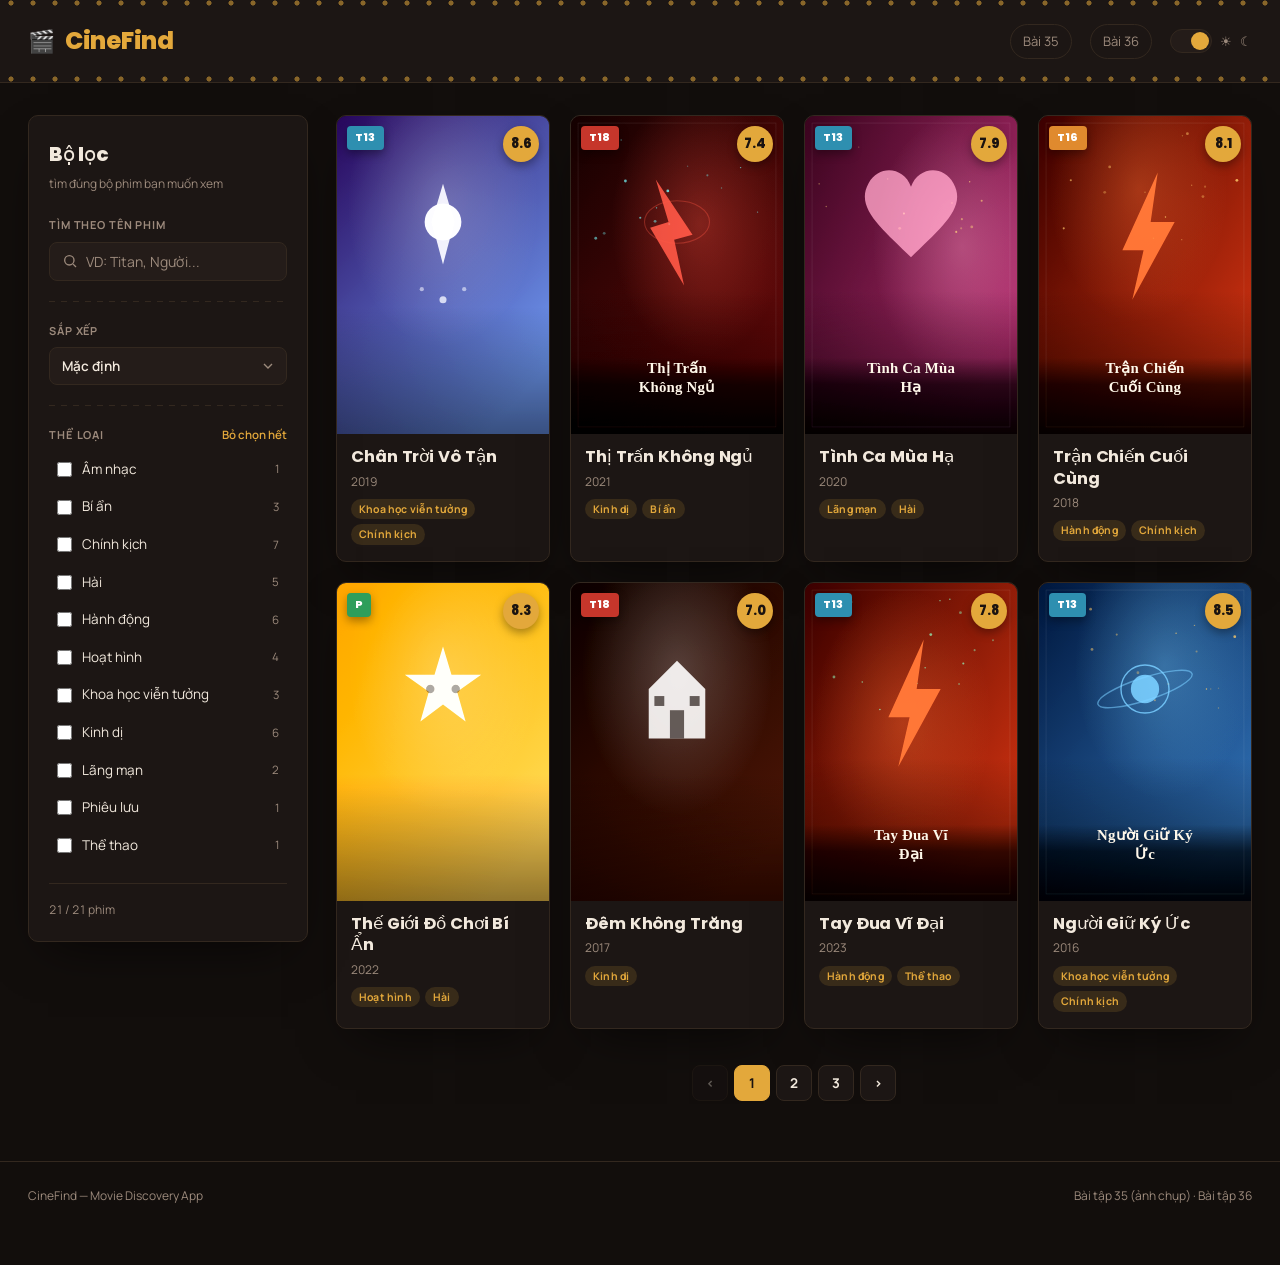
<file: index.html>
<!DOCTYPE html>
<html lang="vi">
<head>
<meta charset="UTF-8">
<meta name="viewport" content="width=device-width, initial-scale=1.0">
<title>CineFind — Movie Discovery App</title>
<link rel="preconnect" href="https://fonts.googleapis.com">
<link href="https://fonts.googleapis.com/css2?family=Poppins:wght@600;700;800&family=Manrope:wght@400;500;600;700;800&display=swap" rel="stylesheet">
<link rel="stylesheet" href="css/style.css">
</head>
<body>

  <header class="site-header">
    <div class="marquee-lights" aria-hidden="true"></div>
    <div class="header-inner">
      <div class="brand">
        <span class="brand-mark">🎬</span>
        <span class="brand-name">CineFind</span>
      </div>

      <div class="header-actions">
        <a class="prev-link" href="images/bt35-minh-chung.png" target="_blank" rel="noopener" title="Bài 35 làm trên Wayground — không có link, đây là ảnh chụp minh chứng">Bài 35</a>
        <a class="prev-link" href="https://nguyenquoc67.github.io/baitap36/" target="_blank" rel="noopener">Bài 36</a>
        <label class="theme-switch" title="Chuyển chế độ sáng/tối">
          <input type="checkbox" id="themeToggle">
          <span class="switch-track">
            <span class="switch-thumb"></span>
          </span>
          <span class="switch-icon sun">☀</span>
          <span class="switch-icon moon">☾</span>
        </label>
      </div>
    </div>
    <div class="marquee-lights" aria-hidden="true"></div>
  </header>

  <main class="app-grid">

    <aside class="sidebar">
      <div class="ticket-tab">
        <h2 class="ticket-title">Bộ lọc</h2>
        <span class="ticket-sub">tìm đúng bộ phim bạn muốn xem</span>
      </div>

      <div class="field-group">
        <label class="field-label" for="searchInput">Tìm theo tên phim</label>
        <div class="search-box">
          <svg viewBox="0 0 24 24" width="16" height="16" fill="none" stroke="currentColor" stroke-width="2"><circle cx="11" cy="11" r="7"/><line x1="21" y1="21" x2="16.65" y2="16.65"/></svg>
          <input type="text" id="searchInput" placeholder="VD: Titan, Người..." autocomplete="off">
        </div>
      </div>

      <div class="perforation" aria-hidden="true"></div>

      <div class="field-group">
        <label class="field-label" for="sortSelect">Sắp xếp</label>
        <select id="sortSelect" class="sort-select">
          <option value="default">Mặc định</option>
          <option value="rating-desc">Đánh giá: cao → thấp</option>
          <option value="rating-asc">Đánh giá: thấp → cao</option>
          <option value="year-desc">Năm: mới → cũ</option>
          <option value="year-asc">Năm: cũ → mới</option>
          <option value="title-asc">Tên: A → Z</option>
        </select>
      </div>

      <div class="perforation" aria-hidden="true"></div>

      <div class="field-group">
        <div class="field-label-row">
          <label class="field-label">Thể loại</label>
          <button class="clear-btn" id="clearGenres">Bỏ chọn hết</button>
        </div>
        <div id="genreList" class="genre-list"><!-- sinh động bằng JS --></div>
      </div>

      <div class="result-count mono" id="resultCount">— phim</div>
    </aside>

    <section class="content">
      <div id="movieGrid" class="movie-grid"><!-- sinh động bằng JS --></div>
      <div id="emptyState" class="empty-state" hidden>
        <div class="empty-icon">🎞️</div>
        <p>Không tìm thấy phim nào khớp với bộ lọc hiện tại.</p>
      </div>
      <nav id="pagination" class="pagination" aria-label="Phân trang"></nav>
    </section>

  </main>

  <div id="modalOverlay" class="modal-overlay" hidden>
    <div class="modal" role="dialog" aria-modal="true" aria-labelledby="modalTitle">
      <button class="modal-close" id="modalClose" aria-label="Đóng">✕</button>
      <div class="modal-body" id="modalBody"><!-- sinh động bằng JS --></div>
    </div>
  </div>

  <footer class="site-footer">
    <span>CineFind — Movie Discovery App</span>
    <span class="foot-links">
      <a href="images/bt35-minh-chung.png" target="_blank" rel="noopener">Bài tập 35 (ảnh chụp)</a> · <a href="https://nguyenquoc67.github.io/baitap36/" target="_blank" rel="noopener">Bài tập 36</a>
    </span>
  </footer>

  <script src="js/app.js"></script>
</body>
</html>
</file>
<file: css/style.css>
/* ============================================================
   CineFind — Movie Discovery App
   Design: rạp chiếu bóng ban đêm — marquee vàng, vé xé, film-strip
   ============================================================ */

:root{
  /* ---- Light mode (mặc định khi không có class) ---- */
  --bg: #f6f1e7;
  --panel: #ffffff;
  --panel-2: #f0e9da;
  --line: #e2d6c3;
  --text: #241c17;
  --muted: #7c6f60;
  --accent: #b9822c;
  --accent-2: #a32e27;
  --accent-dim: rgba(185,130,44,0.12);
  --shadow: 0 20px 50px -20px rgba(36,28,23,0.18);
}

body.dark-mode{
  /* ---- Dark mode — thêm class này vào <body> bằng JS ---- */
  --bg: #120e0c;
  --panel: #1c1614;
  --panel-2: #241c19;
  --line: #33281f;
  --text: #f2e9dd;
  --muted: #9c8a7c;
  --accent: #e3a83b;
  --accent-2: #b23a2e;
  --accent-dim: rgba(227,168,59,0.14);
  --shadow: 0 20px 50px -20px rgba(0,0,0,0.7);
}

*{box-sizing:border-box; margin:0; padding:0;}

html{
  -webkit-text-size-adjust:100%;
  text-size-adjust:100%;
}

body{
  background:var(--bg);
  color:var(--text);
  font-family:'Manrope', sans-serif;
  line-height:1.6;
  transition:background .25s ease, color .25s ease;
  -webkit-font-smoothing:antialiased;
  -moz-osx-font-smoothing:grayscale;
  text-rendering:optimizeLegibility;
  font-synthesis:none;
}

.display{font-family:'Poppins', sans-serif; font-weight:700; letter-spacing:-0.1px;}
.mono{font-variant-numeric:tabular-nums; font-feature-settings:"tnum";}

a{color:inherit;}

/* ============ HEADER / MARQUEE ============ */
.site-header{
  position:sticky; top:0; z-index:20;
  background:var(--panel);
  border-bottom:1px solid var(--line);
}
.marquee-lights{
  height:6px;
  background-image:radial-gradient(circle, var(--accent) 2.5px, transparent 2.6px);
  background-size:22px 6px;
  background-repeat:repeat-x;
  background-position:0 center;
  opacity:0.55;
  animation:marquee-chase 1.4s steps(1) infinite;
}
@keyframes marquee-chase{
  0%{background-position:0 center;}
  50%{background-position:11px center;}
  100%{background-position:22px center;}
}
.header-inner{
  max-width:1280px; margin:0 auto;
  display:flex; align-items:center; justify-content:space-between;
  padding:16px 28px;
}
.brand{display:flex; align-items:center; gap:10px;}
.brand-mark{font-size:22px;}
.brand-name{font-family:'Poppins', sans-serif; font-weight:800; font-size:24px; letter-spacing:-0.3px; color:var(--accent);}

.header-actions{display:flex; align-items:center; gap:18px;}
.prev-link{
  font-size:13px; color:var(--muted); text-decoration:none;
  padding:6px 12px; border:1px solid var(--line); border-radius:20px;
  transition:color .18s ease, border-color .18s ease;
}
.prev-link:hover{color:var(--accent); border-color:var(--accent);}

.theme-switch{display:flex; align-items:center; gap:8px; cursor:pointer; position:relative;}
.theme-switch input{position:absolute; opacity:0; width:0; height:0;}
.switch-track{
  width:42px; height:24px; border-radius:20px;
  background:var(--panel-2); border:1px solid var(--line);
  position:relative; transition:background .2s ease;
}
.switch-thumb{
  position:absolute; top:2px; left:2px;
  width:18px; height:18px; border-radius:50%;
  background:var(--accent);
  transition:transform .22s cubic-bezier(.4,0,.2,1);
}
.theme-switch input:checked + .switch-track .switch-thumb{transform:translateX(18px);}
.switch-icon{font-size:13px; color:var(--muted);}

/* ============ LAYOUT — CSS GRID ============ */
.app-grid{
  max-width:1280px; margin:0 auto;
  display:grid;
  grid-template-columns:280px 1fr;
  gap:28px;
  padding:32px 28px 60px;
}

/* ============ SIDEBAR ============ */
.sidebar{
  background:var(--panel);
  border:1px solid var(--line);
  border-radius:10px;
  padding:22px 20px;
  height:fit-content;
  position:sticky; top:96px;
  box-shadow:var(--shadow);
}
.ticket-tab{margin-bottom:20px;}
.ticket-title{font-family:'Poppins', sans-serif; font-weight:800; font-size:20px; letter-spacing:-0.2px;}
.ticket-sub{font-size:12px; color:var(--muted);}

.field-group{margin-bottom:18px;}
.field-label{
  display:block; font-size:11px; color:var(--muted);
  text-transform:uppercase; letter-spacing:0.08em; margin-bottom:8px; font-weight:700;
}
.field-label-row{display:flex; justify-content:space-between; align-items:center; margin-bottom:8px;}
.field-label-row .field-label{margin-bottom:0;}

.search-box{
  display:flex; align-items:center; gap:8px;
  background:var(--panel-2); border:1px solid var(--line); border-radius:8px;
  padding:9px 12px;
}
.search-box svg{color:var(--muted); flex:none;}
.search-box input{
  flex:1; border:none; outline:none; background:none; color:var(--text); font-size:14px; font-family:'Manrope', sans-serif;
}
.search-box input::placeholder{color:var(--muted);}

.sort-select{
  width:100%;
  background:var(--panel-2); border:1px solid var(--line); border-radius:8px;
  padding:9px 12px;
  color:var(--text); font-size:13.5px; font-family:'Manrope', sans-serif; font-weight:600;
  cursor:pointer;
  appearance:none;
  -webkit-appearance:none;
  background-image:url("data:image/svg+xml,%3Csvg xmlns='http://www.w3.org/2000/svg' viewBox='0 0 24 24' fill='none' stroke='%239c8a7c' stroke-width='2'%3E%3Cpolyline points='6 9 12 15 18 9'/%3E%3C/svg%3E");
  background-repeat:no-repeat;
  background-position:right 10px center;
  background-size:16px;
}
.sort-select:focus-visible{outline:2px solid var(--accent); outline-offset:2px;}

.perforation{
  height:1px; margin:20px 0;
  background-image:repeating-linear-gradient(90deg, var(--line) 0 6px, transparent 6px 12px);
}

.clear-btn{
  background:none; border:none; color:var(--accent); font-size:11.5px; cursor:pointer;
  font-family:'Manrope', sans-serif; font-weight:600; padding:0;
}
.clear-btn:hover{text-decoration:underline;}

.genre-list{display:flex; flex-direction:column; gap:2px;}
.genre-item{
  display:flex; align-items:center; gap:10px;
  padding:7px 8px; border-radius:6px; cursor:pointer;
  font-size:13.5px;
  transition:background .15s ease;
}
.genre-item:hover{background:var(--panel-2);}
.genre-item input{accent-color:var(--accent); width:15px; height:15px; cursor:pointer;}
.genre-item .g-count{margin-left:auto; color:var(--muted); font-size:11.5px;}

.result-count{
  margin-top:20px; padding-top:16px; border-top:1px solid var(--line);
  font-size:12px; color:var(--muted);
}

/* ============ MOVIE GRID ============ */
.movie-grid{
  display:grid;
  grid-template-columns:repeat(auto-fill, minmax(190px, 1fr));
  gap:20px;
}

.movie-card{
  background:var(--panel);
  border:1px solid var(--line);
  border-radius:10px;
  overflow:hidden;
  cursor:pointer;
  box-shadow:var(--shadow);
  transition:transform .22s cubic-bezier(.4,0,.2,1), border-color .2s ease;
}
.movie-card:hover{transform:translateY(-6px) scale(1.015); border-color:var(--accent);}
.movie-card:focus-visible{outline:2px solid var(--accent); outline-offset:3px;}

.poster-wrap{position:relative; aspect-ratio:2/3; overflow:hidden;}
.poster-wrap img{width:100%; height:100%; object-fit:cover; display:block; transition:transform .3s ease; filter:saturate(1.15) contrast(1.08);}
.movie-card:hover .poster-wrap img{transform:scale(1.06);}

.rating-badge{
  position:absolute; top:10px; right:10px;
  min-width:36px; height:36px; padding:0 4px; border-radius:50%;
  background:var(--accent); color:#1a1310;
  display:flex; align-items:center; justify-content:center;
  font-family:'Poppins', sans-serif; font-weight:800; font-size:13px;
  box-shadow:0 4px 10px rgba(0,0,0,0.35);
}

.age-badge{
  position:absolute; top:10px; left:10px;
  padding:3px 8px; border-radius:4px;
  font-family:'Poppins', sans-serif; font-weight:800; font-size:11px;
  color:#fff; box-shadow:0 4px 10px rgba(0,0,0,0.35);
  letter-spacing:0.02em;
}
.age-badge.age-P{background:#2E9E5B;}
.age-badge.age-T13{background:#2E8FB0;}
.age-badge.age-T16{background:#E08A2E;}
.age-badge.age-T18{background:#C6362B;}

.card-info{padding:12px 14px 16px;}
.card-title{font-family:'Poppins', sans-serif; font-weight:700; font-size:16.5px; letter-spacing:-0.1px; line-height:1.28; margin-bottom:4px;}
.card-meta{font-size:12px; color:var(--muted); display:flex; gap:8px; align-items:center;}
.card-genres{display:flex; flex-wrap:wrap; gap:5px; margin-top:8px;}
.genre-tag{
  font-size:10.5px; padding:2px 8px; border-radius:12px;
  background:var(--accent-dim); color:var(--accent); font-weight:700; letter-spacing:0.02em;
}

/* ============ PAGINATION ============ */
.pagination{
  display:flex; align-items:center; justify-content:center;
  gap:6px; flex-wrap:wrap;
  margin-top:36px;
}
.page-btn{
  min-width:36px; height:36px; padding:0 10px;
  border-radius:8px; border:1px solid var(--line);
  background:var(--panel); color:var(--text);
  font-family:'Manrope', sans-serif; font-weight:700; font-size:13.5px;
  cursor:pointer;
  transition:background .15s ease, border-color .15s ease, color .15s ease;
}
.page-btn:hover:not(:disabled){border-color:var(--accent); color:var(--accent);}
.page-btn.active{background:var(--accent); border-color:var(--accent); color:#1a1310;}
.page-btn:disabled{opacity:0.35; cursor:not-allowed;}
.page-dots{color:var(--muted); padding:0 4px; font-size:13px;}

/* ============ EMPTY STATE ============ */
.empty-state{
  text-align:center; padding:80px 20px; color:var(--muted);
}
.empty-icon{font-size:40px; margin-bottom:12px;}

/* ============ MODAL ============ */
.modal-overlay[hidden]{
  display:none;
}

.modal-overlay{
  position:fixed; inset:0; z-index:50;
  background:rgba(10,7,5,0.72);
  backdrop-filter:blur(3px);
  display:flex; align-items:center; justify-content:center;
  padding:24px;
}
.modal{
  background:var(--panel);
  border:1px solid var(--line);
  border-radius:14px;
  max-width:760px; width:100%;
  max-height:88vh; overflow-y:auto;
  position:relative;
  box-shadow:0 30px 80px -20px rgba(0,0,0,0.8);
  animation:modal-in .22s cubic-bezier(.4,0,.2,1);
}
@keyframes modal-in{
  from{opacity:0; transform:translateY(12px) scale(0.98);}
  to{opacity:1; transform:translateY(0) scale(1);}
}
.modal-close{
  position:absolute; top:14px; right:14px; z-index:2;
  width:34px; height:34px; border-radius:50%;
  background:rgba(0,0,0,0.45); color:#fff; border:none;
  font-size:15px; cursor:pointer;
  display:flex; align-items:center; justify-content:center;
  transition:background .18s ease;
}
.modal-close:hover{background:rgba(0,0,0,0.7);}

.modal-body{display:grid; grid-template-columns:220px 1fr; gap:0;}
.modal-poster{width:100%; height:100%; object-fit:cover; display:block; min-height:300px;}
.modal-detail{padding:28px 28px 32px;}
.modal-title{font-family:'Poppins', sans-serif; font-weight:800; font-size:26px; letter-spacing:-0.3px; margin-bottom:6px;}
.modal-meta{font-size:13px; color:var(--muted); margin-bottom:14px; display:flex; gap:10px; align-items:center; flex-wrap:wrap;}
.modal-meta strong{color:var(--accent);}
.modal-genres{display:flex; gap:6px; flex-wrap:wrap; margin-bottom:16px;}
.modal-desc{font-size:14.5px; color:var(--text); margin-bottom:18px; line-height:1.65;}
.modal-line{font-size:13.5px; margin-bottom:6px;}
.modal-line span{color:var(--muted);}

/* ============ FOOTER ============ */
.site-footer{
  max-width:1280px; margin:0 auto;
  padding:24px 28px 60px;
  display:flex; justify-content:space-between; flex-wrap:wrap; gap:8px;
  font-size:12px; color:var(--muted);
  border-top:1px solid var(--line);
}
.foot-links a{text-decoration:none; color:var(--muted);}
.foot-links a:hover{color:var(--accent);}

/* ============ RESPONSIVE ============ */
@media (max-width: 900px){
  .app-grid{grid-template-columns:1fr;}
  .sidebar{position:static;}
  .modal-body{grid-template-columns:1fr;}
  .modal-poster{max-height:220px;}
}

@media (max-width: 520px){
  .header-inner{padding:14px 16px;}
  .brand-name{font-size:22px;}
  .header-actions{gap:10px;}
  .prev-link{display:none;}
  .app-grid{padding:20px 16px 40px; gap:18px;}
  .movie-grid{grid-template-columns:repeat(auto-fill, minmax(140px, 1fr)); gap:14px;}
  .card-title{font-size:16px;}
}

@media (prefers-reduced-motion: reduce){
  .marquee-lights{animation:none;}
  .movie-card, .switch-thumb, .modal{transition:none; animation:none;}
}
</file>
